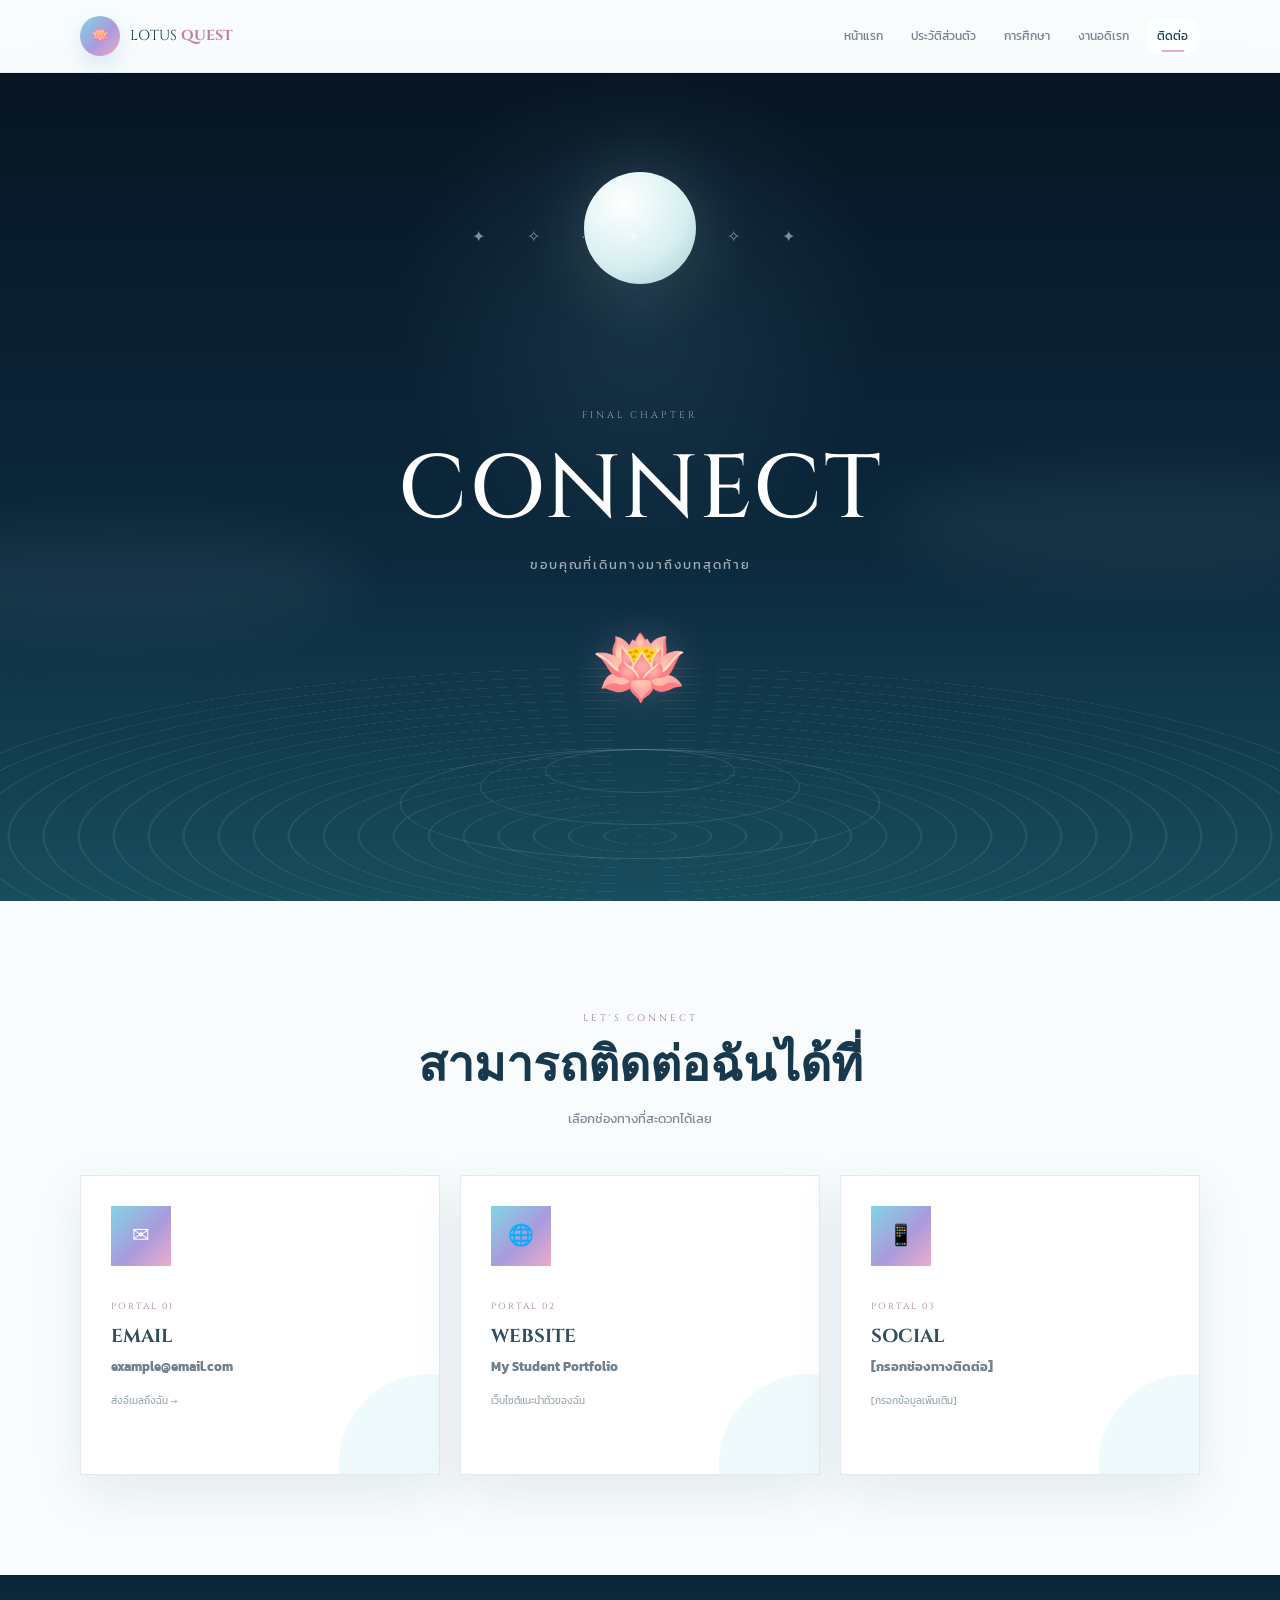
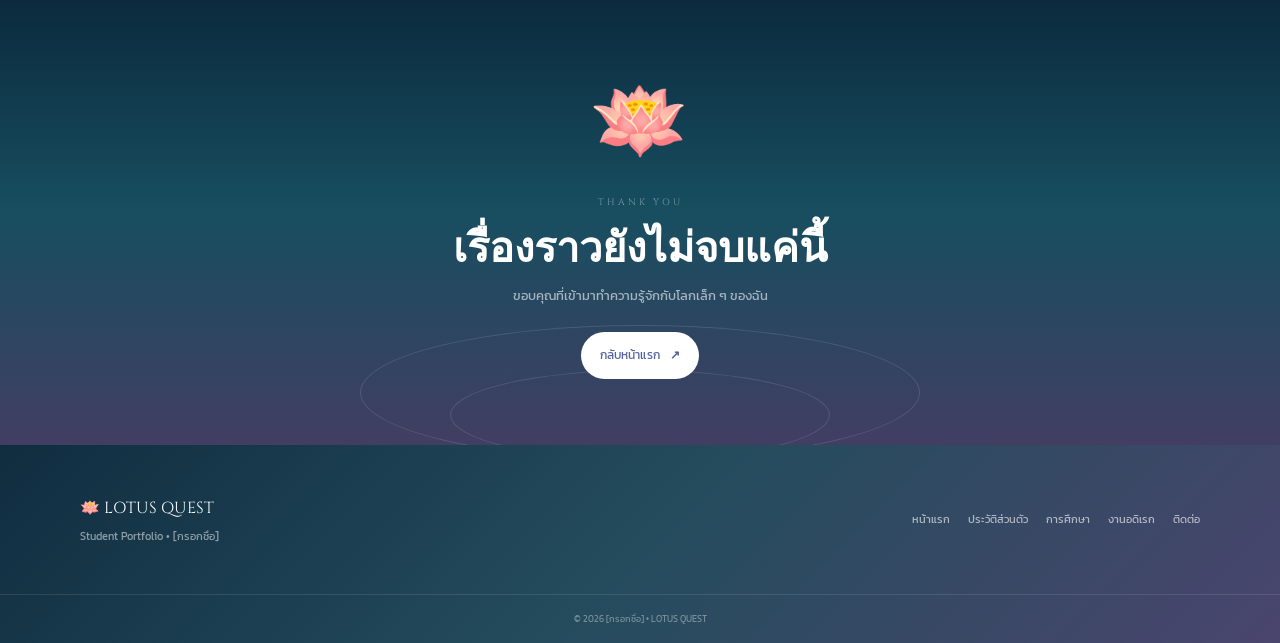
<file: contact.html>
<!DOCTYPE html>
<html lang="th">
<head>
  <meta charset="UTF-8">
  <meta name="viewport" content="width=device-width, initial-scale=1.0">
  <meta name="description" content="ช่องทางติดต่อของนักเรียน">
  <title>LOTUS QUEST | ติดต่อ</title>
  <link rel="stylesheet" href="style.css">
</head>

<body class="contact-page">

  <header class="site-header">

    <nav class="navbar container">

      <a href="index.html" class="brand">
        <span class="brand-mark">🪷</span>
        <span>LOTUS <b>QUEST</b></span>
      </a>

      <div class="nav-links">
        <a href="index.html">หน้าแรก</a>
        <a href="profile.html">ประวัติส่วนตัว</a>
        <a href="education.html">การศึกษา</a>
        <a href="hobby.html">งานอดิเรก</a>
        <a class="active" href="contact.html">ติดต่อ</a>
      </div>

    </nav>

  </header>


  <main>

    <section class="page-hero contact-hero">

      <div class="night-sky"></div>

      <div class="night-moon"></div>

      <div class="night-stars">
        ✦　✧　·　✦　·　✧　✦
      </div>

      <div class="night-mist nm1"></div>
      <div class="night-mist nm2"></div>

      <div class="night-water">
        <span></span>
        <span></span>
        <span></span>
      </div>

      <div class="night-lotus">
        🪷
      </div>

      <div class="page-title">

        <span>
          FINAL CHAPTER
        </span>

        <h1>
          CONNECT
        </h1>

        <p>
          ขอบคุณที่เดินทางมาถึงบทสุดท้าย
        </p>

      </div>

    </section>


    <section class="content-section">

      <div class="container">

        <div class="section-heading centered">

          <span>
            LET'S CONNECT
          </span>

          <h2>
            สามารถติดต่อฉันได้ที่
          </h2>

          <p>
            เลือกช่องทางที่สะดวกได้เลย
          </p>

        </div>


        <div class="contact-grid">

          <a
            href="mailto:example@email.com"
            class="contact-card"
          >

            <div class="contact-icon">
              ✉
            </div>

            <span>
              PORTAL 01
            </span>

            <h3>
              EMAIL
            </h3>

            <strong>
              example@email.com
            </strong>

            <small>
              ส่งอีเมลถึงฉัน →
            </small>

          </a>


          <article class="contact-card">

            <div class="contact-icon">
              🌐
            </div>

            <span>
              PORTAL 02
            </span>

            <h3>
              WEBSITE
            </h3>

            <strong>
              My Student Portfolio
            </strong>

            <small>
              เว็บไซต์แนะนำตัวของฉัน
            </small>

          </article>


          <article class="contact-card">

            <div class="contact-icon">
              📱
            </div>

            <span>
              PORTAL 03
            </span>

            <h3>
              SOCIAL
            </h3>

            <strong>
              [กรอกช่องทางติดต่อ]
            </strong>

            <small>
              [กรอกข้อมูลเพิ่มเติม]
            </small>

          </article>

        </div>

      </div>

    </section>


    <section class="contact-finale">

      <div class="final-ripple r1"></div>
      <div class="final-ripple r2"></div>

      <div class="final-lotus">
        🪷
      </div>

      <div class="final-copy">

        <span>
          THANK YOU
        </span>

        <h2>
          เรื่องราวยังไม่จบแค่นี้
        </h2>

        <p>
          ขอบคุณที่เข้ามาทำความรู้จักกับโลกเล็ก ๆ ของฉัน
        </p>

        <a href="index.html" class="btn btn-light">
          กลับหน้าแรก <b>↗</b>
        </a>

      </div>

    </section>

  </main>


  <footer class="site-footer">

    <div class="footer-top container">

      <div>
        <a href="index.html" class="footer-brand">
          🪷 LOTUS QUEST
        </a>

        <p>
          Student Portfolio • [กรอกชื่อ]
        </p>
      </div>

      <div class="footer-nav">
        <a href="index.html">หน้าแรก</a>
        <a href="profile.html">ประวัติส่วนตัว</a>
        <a href="education.html">การศึกษา</a>
        <a href="hobby.html">งานอดิเรก</a>
        <a href="contact.html">ติดต่อ</a>
      </div>

    </div>

    <div class="footer-bottom">
      © 2026 [กรอกชื่อ] • LOTUS QUEST
    </div>

  </footer>

</body>
</html>
</file>
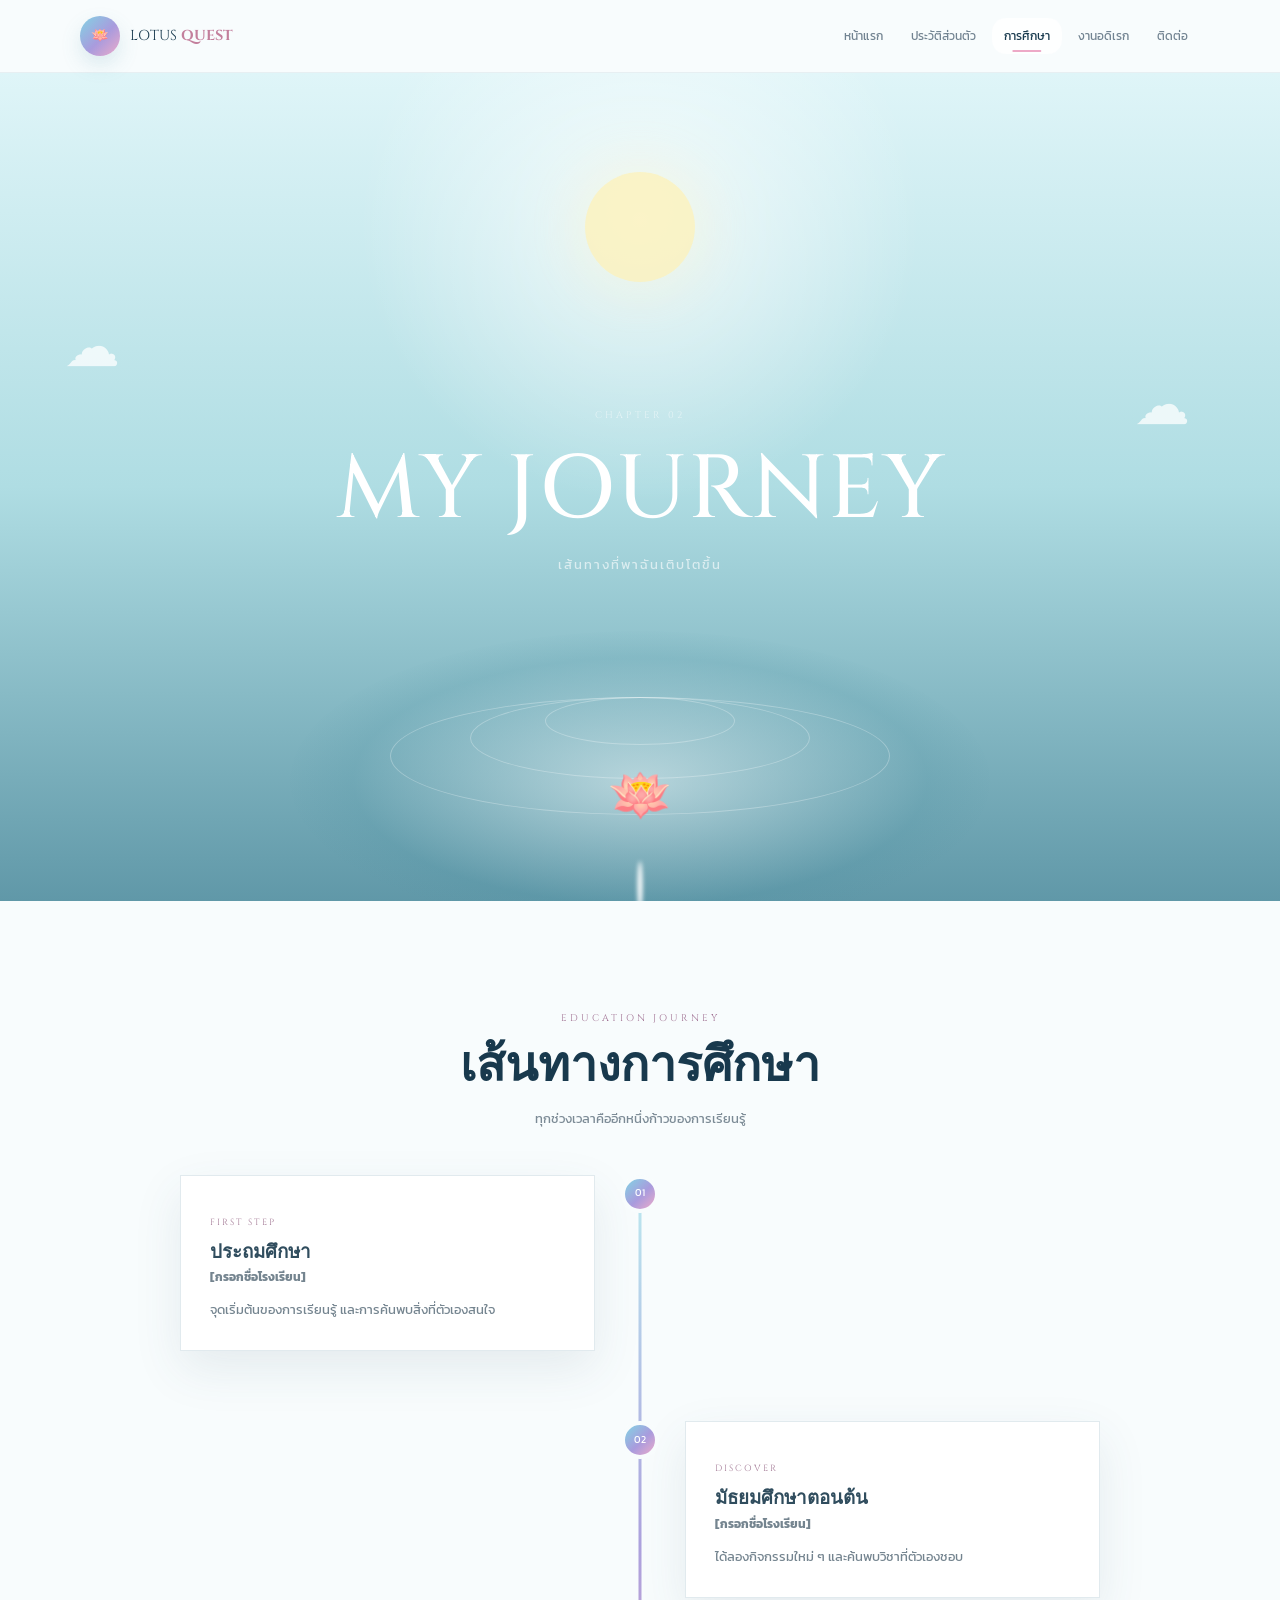
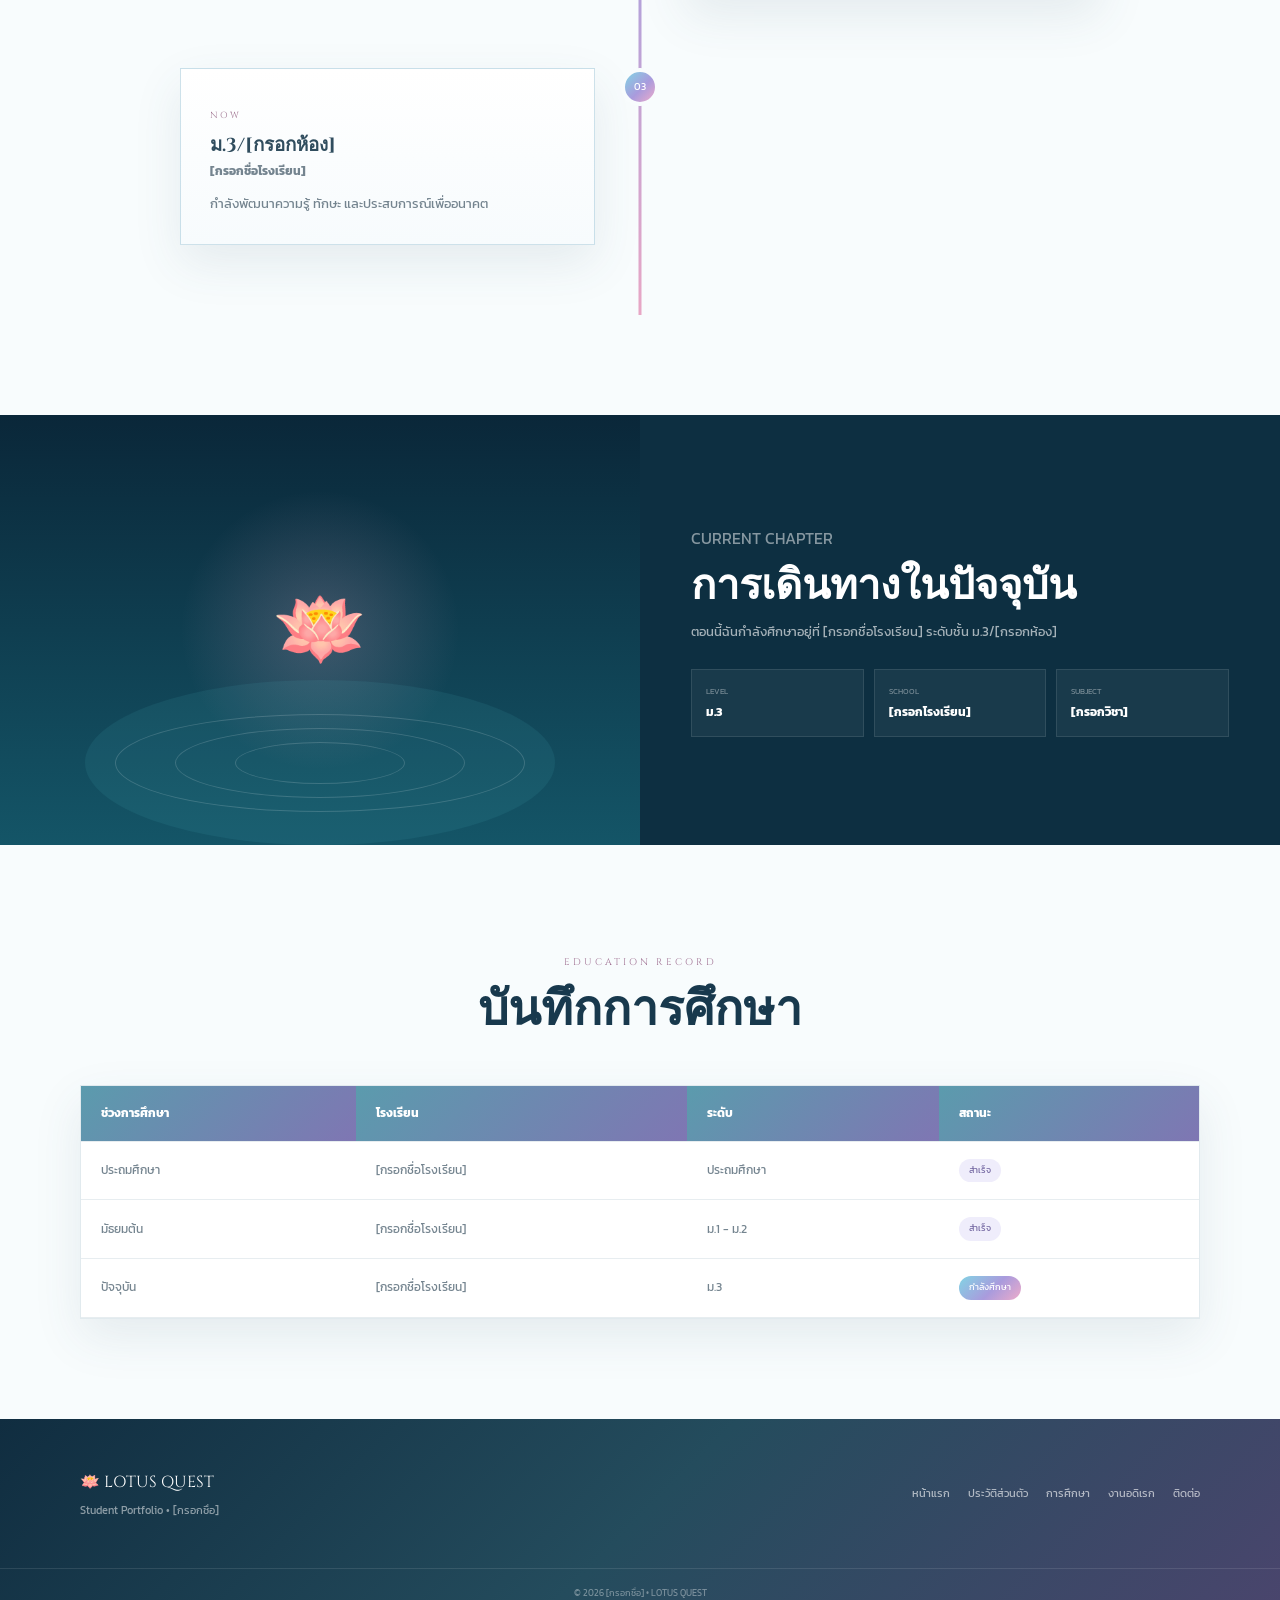
<file: education.html>
<!DOCTYPE html>
<html lang="th">
<head>
  <meta charset="UTF-8">
  <meta name="viewport" content="width=device-width, initial-scale=1.0">
  <meta name="description" content="ประวัติการศึกษาของนักเรียน">
  <title>LOTUS QUEST | การศึกษา</title>
  <link rel="stylesheet" href="style.css">
</head>

<body class="education-page">

  <header class="site-header">

    <nav class="navbar container">

      <a href="index.html" class="brand">
        <span class="brand-mark">🪷</span>
        <span>LOTUS <b>QUEST</b></span>
      </a>

      <div class="nav-links">
        <a href="index.html">หน้าแรก</a>
        <a href="profile.html">ประวัติส่วนตัว</a>
        <a class="active" href="education.html">การศึกษา</a>
        <a href="hobby.html">งานอดิเรก</a>
        <a href="contact.html">ติดต่อ</a>
      </div>

    </nav>

  </header>


  <main>

    <section class="page-hero education-hero">

      <div class="hero-sky-soft"></div>

      <div class="sun-orb"></div>

      <div class="cloud cloud-a">☁</div>
      <div class="cloud cloud-b">☁</div>

      <div class="river-scene">

        <span></span>
        <span></span>
        <span></span>

        <i></i>

        <b>🪷</b>

      </div>

      <div class="page-title">

        <span>
          CHAPTER 02
        </span>

        <h1>
          MY JOURNEY
        </h1>

        <p>
          เส้นทางที่พาฉันเติบโตขึ้น
        </p>

      </div>

    </section>


    <section class="content-section">

      <div class="container">

        <div class="section-heading centered">

          <span>
            EDUCATION JOURNEY
          </span>

          <h2>
            เส้นทางการศึกษา
          </h2>

          <p>
            ทุกช่วงเวลาคืออีกหนึ่งก้าวของการเรียนรู้
          </p>

        </div>


        <div class="timeline">

          <div class="timeline-line"></div>


          <article class="timeline-item">

            <div class="timeline-point">
              01
            </div>

            <div class="timeline-card">

              <span>
                FIRST STEP
              </span>

              <h3>
                ประถมศึกษา
              </h3>

              <strong>
                [กรอกชื่อโรงเรียน]
              </strong>

              <p>
                จุดเริ่มต้นของการเรียนรู้
                และการค้นพบสิ่งที่ตัวเองสนใจ
              </p>

            </div>

          </article>


          <article class="timeline-item right">

            <div class="timeline-point">
              02
            </div>

            <div class="timeline-card">

              <span>
                DISCOVER
              </span>

              <h3>
                มัธยมศึกษาตอนต้น
              </h3>

              <strong>
                [กรอกชื่อโรงเรียน]
              </strong>

              <p>
                ได้ลองกิจกรรมใหม่ ๆ
                และค้นพบวิชาที่ตัวเองชอบ
              </p>

            </div>

          </article>


          <article class="timeline-item">

            <div class="timeline-point">
              03
            </div>

            <div class="timeline-card current">

              <span>
                NOW
              </span>

              <h3>
                ม.3/[กรอกห้อง]
              </h3>

              <strong>
                [กรอกชื่อโรงเรียน]
              </strong>

              <p>
                กำลังพัฒนาความรู้
                ทักษะ และประสบการณ์เพื่ออนาคต
              </p>

            </div>

          </article>

        </div>

      </div>

    </section>


    <section class="study-feature">

      <div class="study-visual">

        <div class="study-halo"></div>

        <div class="study-lotus">
          🪷
        </div>

        <div class="study-ripples">

          <span></span>
          <span></span>
          <span></span>

        </div>

      </div>


      <div class="study-copy">

        <span class="section-label light">
          CURRENT CHAPTER
        </span>

        <h2>
          การเดินทางในปัจจุบัน
        </h2>

        <p>
          ตอนนี้ฉันกำลังศึกษาอยู่ที่
          [กรอกชื่อโรงเรียน]
          ระดับชั้น ม.3/[กรอกห้อง]
        </p>


        <div class="study-mini">

          <div>
            <span>LEVEL</span>
            <strong>ม.3</strong>
          </div>

          <div>
            <span>SCHOOL</span>
            <strong>[กรอกโรงเรียน]</strong>
          </div>

          <div>
            <span>SUBJECT</span>
            <strong>[กรอกวิชา]</strong>
          </div>

        </div>

      </div>

    </section>


    <section class="content-section">

      <div class="container">

        <div class="section-heading centered">

          <span>
            EDUCATION RECORD
          </span>

          <h2>
            บันทึกการศึกษา
          </h2>

        </div>


        <div class="table-wrap">

          <table>

            <thead>

              <tr>
                <th>ช่วงการศึกษา</th>
                <th>โรงเรียน</th>
                <th>ระดับ</th>
                <th>สถานะ</th>
              </tr>

            </thead>


            <tbody>

              <tr>
                <td>ประถมศึกษา</td>
                <td>[กรอกชื่อโรงเรียน]</td>
                <td>ประถมศึกษา</td>
                <td>
                  <em>สำเร็จ</em>
                </td>
              </tr>


              <tr>
                <td>มัธยมต้น</td>
                <td>[กรอกชื่อโรงเรียน]</td>
                <td>ม.1 - ม.2</td>
                <td>
                  <em>สำเร็จ</em>
                </td>
              </tr>


              <tr>
                <td>ปัจจุบัน</td>
                <td>[กรอกชื่อโรงเรียน]</td>
                <td>ม.3</td>
                <td>
                  <em class="current">
                    กำลังศึกษา
                  </em>
                </td>
              </tr>

            </tbody>

          </table>

        </div>

      </div>

    </section>

  </main>


  <footer class="site-footer">

    <div class="footer-top container">

      <div>
        <a href="index.html" class="footer-brand">
          🪷 LOTUS QUEST
        </a>

        <p>
          Student Portfolio • [กรอกชื่อ]
        </p>
      </div>

      <div class="footer-nav">
        <a href="index.html">หน้าแรก</a>
        <a href="profile.html">ประวัติส่วนตัว</a>
        <a href="education.html">การศึกษา</a>
        <a href="hobby.html">งานอดิเรก</a>
        <a href="contact.html">ติดต่อ</a>
      </div>

    </div>

    <div class="footer-bottom">
      © 2026 [กรอกชื่อ] • LOTUS QUEST
    </div>

  </footer>

</body>
</html>
</file>
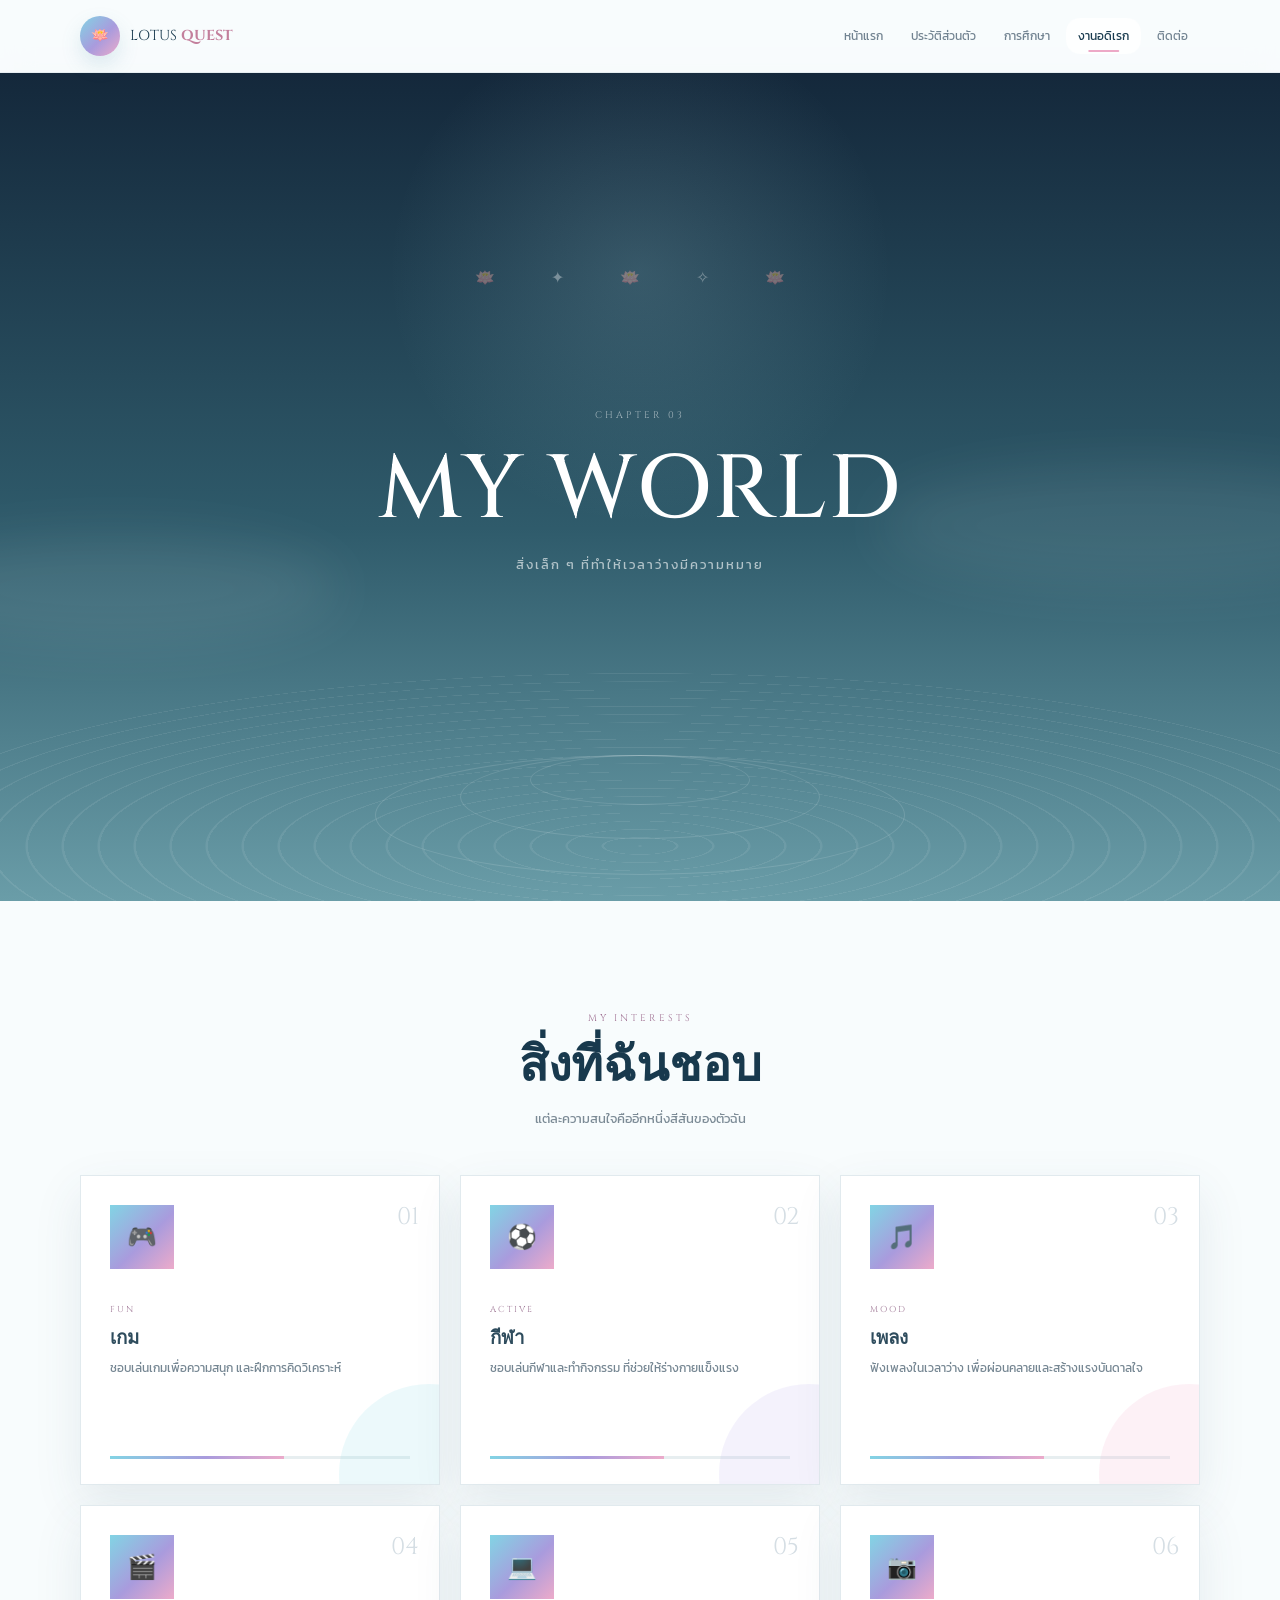
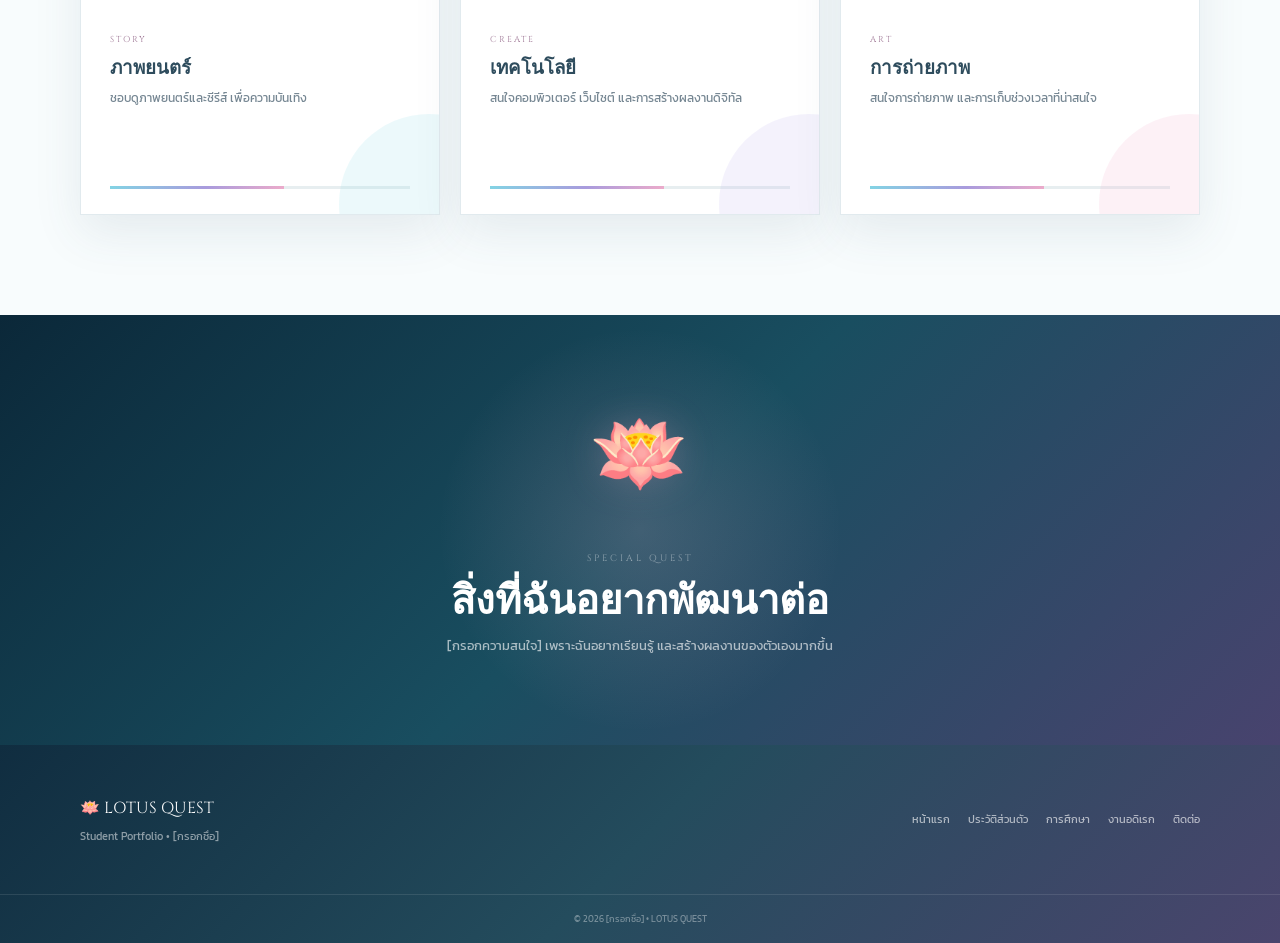
<file: hobby.html>
<!DOCTYPE html>
<html lang="th">
<head>
  <meta charset="UTF-8">
  <meta name="viewport" content="width=device-width, initial-scale=1.0">
  <meta name="description" content="งานอดิเรกและความสนใจของนักเรียน">
  <title>LOTUS QUEST | งานอดิเรก</title>
  <link rel="stylesheet" href="style.css">
</head>

<body class="hobby-page">

  <header class="site-header">

    <nav class="navbar container">

      <a href="index.html" class="brand">
        <span class="brand-mark">🪷</span>
        <span>LOTUS <b>QUEST</b></span>
      </a>

      <div class="nav-links">
        <a href="index.html">หน้าแรก</a>
        <a href="profile.html">ประวัติส่วนตัว</a>
        <a href="education.html">การศึกษา</a>
        <a class="active" href="hobby.html">งานอดิเรก</a>
        <a href="contact.html">ติดต่อ</a>
      </div>

    </nav>

  </header>


  <main>

    <section class="page-hero hobby-hero">

      <div class="hobby-sky"></div>

      <div class="hobby-mist hm1"></div>
      <div class="hobby-mist hm2"></div>

      <div class="floating-flowers">
        🪷　✦　🪷　✧　🪷
      </div>

      <div class="page-title">

        <span>
          CHAPTER 03
        </span>

        <h1>
          MY WORLD
        </h1>

        <p>
          สิ่งเล็ก ๆ ที่ทำให้เวลาว่างมีความหมาย
        </p>

      </div>


      <div class="hobby-water">

        <span></span>
        <span></span>
        <span></span>

      </div>

    </section>


    <section class="content-section">

      <div class="container">

        <div class="section-heading centered">

          <span>
            MY INTERESTS
          </span>

          <h2>
            สิ่งที่ฉันชอบ
          </h2>

          <p>
            แต่ละความสนใจคืออีกหนึ่งสีสันของตัวฉัน
          </p>

        </div>


        <div class="hobby-grid">

          <article class="hobby-card blue">

            <div class="hobby-icon">
              🎮
            </div>

            <span>
              01
            </span>

            <small>
              FUN
            </small>

            <h3>
              เกม
            </h3>

            <p>
              ชอบเล่นเกมเพื่อความสนุก
              และฝึกการคิดวิเคราะห์
            </p>

            <div class="hobby-line"></div>

          </article>


          <article class="hobby-card purple">

            <div class="hobby-icon">
              ⚽
            </div>

            <span>
              02
            </span>

            <small>
              ACTIVE
            </small>

            <h3>
              กีฬา
            </h3>

            <p>
              ชอบเล่นกีฬาและทำกิจกรรม
              ที่ช่วยให้ร่างกายแข็งแรง
            </p>

            <div class="hobby-line"></div>

          </article>


          <article class="hobby-card pink">

            <div class="hobby-icon">
              🎵
            </div>

            <span>
              03
            </span>

            <small>
              MOOD
            </small>

            <h3>
              เพลง
            </h3>

            <p>
              ฟังเพลงในเวลาว่าง
              เพื่อผ่อนคลายและสร้างแรงบันดาลใจ
            </p>

            <div class="hobby-line"></div>

          </article>


          <article class="hobby-card blue">

            <div class="hobby-icon">
              🎬
            </div>

            <span>
              04
            </span>

            <small>
              STORY
            </small>

            <h3>
              ภาพยนตร์
            </h3>

            <p>
              ชอบดูภาพยนตร์และซีรีส์
              เพื่อความบันเทิง
            </p>

            <div class="hobby-line"></div>

          </article>


          <article class="hobby-card purple">

            <div class="hobby-icon">
              💻
            </div>

            <span>
              05
            </span>

            <small>
              CREATE
            </small>

            <h3>
              เทคโนโลยี
            </h3>

            <p>
              สนใจคอมพิวเตอร์ เว็บไซต์
              และการสร้างผลงานดิจิทัล
            </p>

            <div class="hobby-line"></div>

          </article>


          <article class="hobby-card pink">

            <div class="hobby-icon">
              📷
            </div>

            <span>
              06
            </span>

            <small>
              ART
            </small>

            <h3>
              การถ่ายภาพ
            </h3>

            <p>
              สนใจการถ่ายภาพ
              และการเก็บช่วงเวลาที่น่าสนใจ
            </p>

            <div class="hobby-line"></div>

          </article>

        </div>

      </div>

    </section>


    <section class="passion-section">

      <div class="passion-circle"></div>

      <div class="passion-lotus">
        🪷
      </div>

      <div class="passion-copy">

        <span>
          SPECIAL QUEST
        </span>

        <h2>
          สิ่งที่ฉันอยากพัฒนาต่อ
        </h2>

        <p>
          [กรอกความสนใจ]
          เพราะฉันอยากเรียนรู้
          และสร้างผลงานของตัวเองมากขึ้น
        </p>

      </div>

    </section>

  </main>


  <footer class="site-footer">

    <div class="footer-top container">

      <div>
        <a href="index.html" class="footer-brand">
          🪷 LOTUS QUEST
        </a>

        <p>
          Student Portfolio • [กรอกชื่อ]
        </p>
      </div>

      <div class="footer-nav">
        <a href="index.html">หน้าแรก</a>
        <a href="profile.html">ประวัติส่วนตัว</a>
        <a href="education.html">การศึกษา</a>
        <a href="hobby.html">งานอดิเรก</a>
        <a href="contact.html">ติดต่อ</a>
      </div>

    </div>

    <div class="footer-bottom">
      © 2026 [กรอกชื่อ] • LOTUS QUEST
    </div>

  </footer>

</body>
</html>
</file>
<file: style.css>
@import url('https://fonts.googleapis.com/css2?family=Cinzel:wght@500;600&family=Kanit:wght@300;400;500;600&display=swap');

:root{
  --blue:#4b9bb6;
  --blue-dark:#183a4e;
  --sky:#dff5fb;
  --purple:#a99add;
  --pink:#eda9c7;
  --green:#8fbfa5;
  --text:#405365;
  --muted:#788995;
  --white:#fff;
  --line:#e1eaee;
  --bg:#f7fbfd;
  --gradient:linear-gradient(135deg,#82d4e4,#a99bdd 55%,#edabca);
  --shadow:0 18px 45px rgba(55,88,105,.10);
  --shadow-lg:0 30px 75px rgba(31,54,76,.16);
}

*{
  box-sizing:border-box;
  margin:0;
  padding:0;
}

html{
  scroll-behavior:smooth;
}

body{
  font-family:"Kanit",sans-serif;
  color:var(--text);
  background:var(--bg);
  line-height:1.75;
  overflow-x:hidden;
}

a{
  text-decoration:none;
  color:inherit;
}

img{
  display:block;
  max-width:100%;
}

h1,
h2,
h3{
  line-height:1.25;
}

.container{
  width:min(1120px,92%);
  margin:auto;
}


/* NAVIGATION */

.site-header{
  position:sticky;
  top:0;
  z-index:1000;
  background:rgba(248,252,253,.85);
  backdrop-filter:blur(16px);
  border-bottom:1px solid rgba(83,128,145,.10);
}

.navbar{
  min-height:72px;
  display:flex;
  align-items:center;
  justify-content:space-between;
  gap:20px;
}

.brand{
  display:flex;
  align-items:center;
  gap:10px;
  font-family:Cinzel,serif;
  font-size:.9rem;
  color:var(--blue-dark);
  white-space:nowrap;
}

.brand b{
  color:#c37f9c;
}

.brand-mark{
  width:40px;
  height:40px;
  display:grid;
  place-items:center;
  border-radius:50%;
  color:#fff;
  background:var(--gradient);
  box-shadow:0 9px 20px rgba(84,151,173,.18);
  animation:float 4s ease-in-out infinite;
}

.nav-links{
  display:flex;
  align-items:center;
  gap:4px;
  flex-wrap:wrap;
}

.nav-links a{
  position:relative;
  padding:8px 12px;
  font-size:.72rem;
  color:#718391;
  border-radius:14px;
  transition:.3s;
}

.nav-links a:hover,
.nav-links a.active{
  color:var(--blue-dark);
  background:rgba(255,255,255,.7);
}

.nav-links a.active:after{
  content:"";
  position:absolute;
  left:50%;
  bottom:2px;
  width:42%;
  height:2px;
  transform:translateX(-50%);
  background:var(--pink);
  border-radius:999px;
}


/* INTRO */

.intro-screen{
  position:fixed;
  inset:0;
  z-index:9999;
  overflow:hidden;
  display:grid;
  place-items:center;
  background:#061522;
  color:#fff;
  animation:intro-out 1.1s ease 4.8s forwards;
  pointer-events:none;
}

.intro-sky{
  position:absolute;
  inset:0;
  background:
    radial-gradient(circle at 50% 28%,rgba(152,225,235,.20),transparent 30%),
    linear-gradient(180deg,#061522,#0c3044 58%,#164d60);
}

.intro-moon{
  position:absolute;
  top:12%;
  left:50%;
  width:120px;
  height:120px;
  transform:translateX(-50%);
  border-radius:50%;
  background:radial-gradient(circle at 35% 28%,#fff,#def5f5 55%,#b0d3d7);
  box-shadow:0 0 80px rgba(213,243,245,.22);
  animation:moon 4s ease-in-out infinite;
}

.intro-stars{
  position:absolute;
  inset:0;
  color:rgba(255,255,255,.65);
}

.intro-stars i{
  position:absolute;
  font-style:normal;
  animation:twinkle 2.6s ease-in-out infinite;
}

.intro-stars i:nth-child(1){left:14%;top:19%}
.intro-stars i:nth-child(2){left:30%;top:29%;animation-delay:.5s}
.intro-stars i:nth-child(3){right:17%;top:21%;animation-delay:1s}
.intro-stars i:nth-child(4){right:28%;top:34%;animation-delay:.2s}
.intro-stars i:nth-child(5){left:42%;top:17%;animation-delay:1.4s}
.intro-stars i:nth-child(6){left:58%;top:30%;animation-delay:.8s}

.intro-mist{
  position:absolute;
  border-radius:50%;
  filter:blur(28px);
  background:rgba(235,250,252,.08);
  animation:drift 10s ease-in-out infinite;
}

.intro-mist-a{
  width:520px;
  height:110px;
  left:-100px;
  bottom:32%;
}

.intro-mist-b{
  width:520px;
  height:120px;
  right:-110px;
  bottom:38%;
  animation-direction:reverse;
}

.intro-water{
  position:absolute;
  left:-10%;
  bottom:-120px;
  width:120%;
  height:48%;
  border-radius:50% 50% 0 0;
  background:
    repeating-radial-gradient(
      ellipse at center,
      rgba(255,255,255,.09) 0 2px,
      transparent 3px 35px
    ),
    linear-gradient(180deg,#13516b,#0b324b);
  animation:water 7s ease-in-out infinite;
}

.ripple{
  position:absolute;
  left:50%;
  top:20%;
  transform:translateX(-50%);
  border:1px solid rgba(255,255,255,.16);
  border-radius:50%;
  animation:ripple 4.5s ease-in-out infinite;
}

.r1{width:170px;height:45px}
.r2{width:290px;height:72px;animation-delay:1s}
.r3{width:430px;height:105px;animation-delay:2s}

.intro-lotus{
  position:absolute;
  left:50%;
  bottom:18%;
  width:185px;
  height:150px;
  transform:translateX(-50%);
  animation:float 4s ease-in-out infinite;
}

.intro-lotus .lp,
.large-lotus .lp{
  position:absolute;
  left:50%;
  top:50%;
  width:52px;
  height:88px;
  transform:translate(-50%,-86%);
  transform-origin:50% 90%;
  border-radius:70% 70% 45% 45%;
  background:linear-gradient(180deg,#fff8fc,#f0aec9);
}

.intro-lotus .lp:nth-child(1),
.large-lotus .lp:nth-child(1){
  transform:translate(-50%,-86%) rotate(0);
}

.intro-lotus .lp:nth-child(2),
.large-lotus .lp:nth-child(2){
  transform:translate(-50%,-86%) rotate(60deg);
}

.intro-lotus .lp:nth-child(3),
.large-lotus .lp:nth-child(3){
  transform:translate(-50%,-86%) rotate(120deg);
}

.intro-lotus .lp:nth-child(4),
.large-lotus .lp:nth-child(4){
  transform:translate(-50%,-86%) rotate(180deg);
}

.intro-lotus .lp:nth-child(5),
.large-lotus .lp:nth-child(5){
  transform:translate(-50%,-86%) rotate(240deg);
}

.intro-lotus .lp:nth-child(6),
.large-lotus .lp:nth-child(6){
  transform:translate(-50%,-86%) rotate(300deg);
}

.intro-lotus b,
.large-lotus b{
  position:absolute;
  left:50%;
  top:50%;
  width:34px;
  height:34px;
  transform:translate(-50%,-50%);
  border-radius:50%;
  background:radial-gradient(circle,#fff1a3,#f1c761);
  box-shadow:0 0 24px rgba(255,221,125,.45);
}

.intro-petals{
  position:absolute;
  inset:0;
}

.intro-petals i{
  position:absolute;
  color:rgba(255,255,255,.45);
  font-style:normal;
  animation:petal 6s ease-in-out infinite;
}

.intro-petals i:nth-child(1){left:18%;bottom:30%}
.intro-petals i:nth-child(2){right:19%;bottom:32%;animation-delay:1s}
.intro-petals i:nth-child(3){left:35%;bottom:20%;animation-delay:2s}
.intro-petals i:nth-child(4){right:35%;bottom:22%;animation-delay:.6s}

.intro-content{
  position:relative;
  z-index:5;
  text-align:center;
  animation:rise 1.2s ease .3s both;
}

.intro-kicker{
  display:block;
  font-family:Cinzel,serif;
  letter-spacing:4px;
  font-size:.7rem;
  color:rgba(255,255,255,.65);
}

.intro-content h1{
  font-family:Cinzel,serif;
  font-size:clamp(3.2rem,8vw,6.6rem);
  font-weight:500;
  letter-spacing:3px;
  margin:8px 0;
}

.intro-content h1 span{
  display:block;
  color:var(--pink);
}

.intro-content p{
  color:rgba(255,255,255,.7);
  letter-spacing:4px;
  font-size:.82rem;
}

.intro-line{
  width:80px;
  height:1px;
  background:linear-gradient(90deg,transparent,#fff,transparent);
  margin:18px auto;
}

.intro-content small{
  font-size:.62rem;
  letter-spacing:2px;
  color:rgba(255,255,255,.45);
}

.intro-enter{
  position:absolute;
  z-index:6;
  bottom:14%;
  left:50%;
  transform:translateX(-50%);
  display:inline-flex;
  align-items:center;
  gap:18px;
  padding:14px 24px;
  border:1px solid rgba(255,255,255,.35);
  color:#fff;
  background:rgba(255,255,255,.07);
  backdrop-filter:blur(8px);
  font-family:Cinzel,serif;
  font-size:.65rem;
  letter-spacing:2px;
  animation:rise 1s ease 1.8s both;
}

.intro-enter b{
  color:var(--pink);
  font-size:1rem;
  transition:.3s;
}

.intro-enter:hover b{
  transform:translateX(5px);
}


/* HOME */

.home-hero{
  position:relative;
  min-height:calc(100vh - 72px);
  display:flex;
  align-items:center;
  overflow:hidden;
  background:linear-gradient(180deg,#effbfe,#eef7fa);
}

.home-hero-bg{
  position:absolute;
  inset:0;
  background:
    radial-gradient(circle at 75% 45%,rgba(155,221,231,.22),transparent 28%),
    radial-gradient(circle at 10% 15%,rgba(183,170,231,.14),transparent 24%);
}

.floating-orb{
  position:absolute;
  border-radius:50%;
  filter:blur(12px);
  animation:glow 6s ease-in-out infinite;
}

.orb-a{
  width:280px;
  height:280px;
  right:-70px;
  top:15%;
  background:rgba(116,201,221,.15);
}

.orb-b{
  width:250px;
  height:250px;
  left:-80px;
  bottom:6%;
  background:rgba(181,160,230,.12);
  animation-delay:1s;
}

.home-grid{
  position:relative;
  z-index:2;
  display:grid;
  grid-template-columns:1fr 1fr;
  align-items:center;
  gap:60px;
}

.home-copy h2{
  font-size:clamp(2.7rem,5vw,4.8rem);
  color:#19384a;
  margin:18px 0;
}

.home-copy h2 span{
  color:#cf7e9f;
}

.home-lead{
  font-size:1rem;
  color:#435666;
  margin-bottom:8px;
}

.home-text{
  max-width:600px;
  color:#758692;
}

.eyebrow{
  display:inline-block;
  padding:6px 12px;
  border-radius:999px;
  background:#fff;
  color:#7e719f;
  font-size:.65rem;
  letter-spacing:2px;
  box-shadow:var(--shadow);
}

.button-row{
  display:flex;
  flex-wrap:wrap;
  gap:10px;
  margin-top:24px;
}

.btn{
  display:inline-flex;
  align-items:center;
  justify-content:center;
  gap:10px;
  padding:13px 19px;
  border-radius:999px;
  font-size:.76rem;
  transition:.3s;
}

.btn-primary{
  color:#fff;
  background:var(--gradient);
  box-shadow:0 14px 28px rgba(95,142,167,.18);
}

.btn-primary:hover{
  transform:translateY(-4px);
  box-shadow:0 20px 38px rgba(95,142,167,.25);
}

.btn-ghost{
  background:#fff;
  border:1px solid var(--line);
  color:#627484;
}

.btn-ghost:hover{
  transform:translateY(-4px);
  background:#f3fbfd;
}

.btn-light{
  color:#5662a0;
  background:#fff;
}

.mini-stats{
  display:flex;
  gap:28px;
  margin-top:32px;
}

.mini-stats div{
  display:flex;
  flex-direction:column;
}

.mini-stats strong{
  font-family:Cinzel,serif;
  color:#527f93;
}

.mini-stats span{
  font-size:.55rem;
  letter-spacing:1px;
  color:#98a5ae;
}

.home-scene{
  position:relative;
  min-height:560px;
  display:grid;
  place-items:center;
}

.scene-halo{
  position:absolute;
  width:470px;
  height:470px;
  border-radius:50%;
  background:
    radial-gradient(
      circle,
      rgba(246,180,211,.25),
      rgba(173,210,229,.14),
      transparent 70%
    );
  animation:glow 5s ease-in-out infinite;
}

.large-lotus{
  position:relative;
  z-index:5;
  width:220px;
  height:180px;
  animation:float 5s ease-in-out infinite;
}

.large-lotus .lp{
  width:61px;
  height:103px;
}

.large-lotus b{
  width:41px;
  height:41px;
}

.scene-water{
  position:absolute;
  left:50%;
  bottom:5%;
  width:560px;
  height:170px;
  transform:translateX(-50%);
  border-radius:50%;
  background:radial-gradient(ellipse,rgba(86,182,203,.18),transparent 68%);
}

.scene-water span{
  position:absolute;
  left:50%;
  top:50%;
  transform:translate(-50%,-50%);
  border:1px solid rgba(255,255,255,.22);
  border-radius:50%;
  animation:ripple 5s ease-in-out infinite;
}

.scene-water span:nth-child(1){width:170px;height:44px}
.scene-water span:nth-child(2){width:290px;height:72px;animation-delay:1s}
.scene-water span:nth-child(3){width:430px;height:104px;animation-delay:2s}

.leaf{
  position:absolute;
  z-index:5;
  width:82px;
  height:50px;
  background:linear-gradient(135deg,#b5dbbf,#83b79a);
  border-radius:80% 20% 80% 20%;
}

.leaf-left{
  left:4%;
  bottom:15%;
  transform:rotate(-15deg);
}

.leaf-right{
  right:5%;
  bottom:18%;
  transform:rotate(20deg);
}

.scene-particle{
  position:absolute;
  color:rgba(95,142,161,.45);
  animation:floatSmall 4s ease-in-out infinite;
}

.p1{left:15%;top:22%}
.p2{right:17%;top:30%;animation-delay:.8s}
.p3{left:24%;top:43%;animation-delay:1.4s}

.scene-badge{
  position:absolute;
  z-index:8;
  right:2%;
  bottom:10%;
  display:flex;
  align-items:center;
  gap:10px;
  padding:10px 14px;
  border:1px solid rgba(255,255,255,.8);
  background:rgba(255,255,255,.78);
  backdrop-filter:blur(10px);
  box-shadow:var(--shadow);
  animation:floatSmall 4s ease-in-out infinite;
}

.scene-badge>span{
  display:grid;
  place-items:center;
  width:34px;
  height:34px;
  background:var(--pink-soft);
}

.scene-badge strong,
.scene-badge small{
  display:block;
}

.scene-badge strong{
  font-family:Cinzel,serif;
  font-size:.58rem;
  color:#335164;
}

.scene-badge small{
  font-size:.54rem;
  color:#8795a0;
}


/* SECTIONS */

.chapter-section{
  padding:105px 0;
}

.section-heading{
  margin-bottom:44px;
}

.section-heading.centered{
  text-align:center;
}

.section-heading span{
  font-family:Cinzel,serif;
  color:#a27495;
  font-size:.6rem;
  letter-spacing:3px;
}

.section-heading h2{
  font-family:Cinzel,serif;
  color:#18394d;
  font-size:clamp(2rem,4vw,3rem);
  margin:8px 0 10px;
}

.section-heading p{
  color:#7b8a95;
  font-size:.84rem;
}

.chapter-grid{
  display:grid;
  grid-template-columns:repeat(3,1fr);
  gap:20px;
}

.chapter-card{
  position:relative;
  min-height:280px;
  padding:30px;
  background:#fbfdfe;
  border:1px solid var(--line);
  overflow:hidden;
  transition:.35s;
  box-shadow:var(--shadow);
}

.chapter-card:hover{
  transform:translateY(-9px);
  box-shadow:var(--shadow-lg);
}

.chapter-card:after{
  content:"";
  position:absolute;
  right:-70px;
  bottom:-70px;
  width:170px;
  height:170px;
  border-radius:50%;
  transition:.5s;
}

.chapter-card:hover:after{
  transform:scale(1.4);
}

.chapter-card.blue:after{
  background:rgba(128,210,230,.15);
}

.chapter-card.purple:after{
  background:rgba(180,164,229,.15);
}

.chapter-card.pink:after{
  background:rgba(239,167,199,.15);
}

.chapter-icon{
  width:56px;
  height:56px;
  display:grid;
  place-items:center;
  color:#fff;
  background:var(--gradient);
  margin-bottom:25px;
}

.chapter-card span{
  font-family:Cinzel,serif;
  font-size:.58rem;
  letter-spacing:2px;
  color:#a37a96;
}

.chapter-card h3{
  font-family:Cinzel,serif;
  color:#2e4b5c;
  margin:9px 0;
}

.chapter-card p{
  color:#758793;
  font-size:.78rem;
}

.chapter-card b{
  position:absolute;
  left:30px;
  bottom:25px;
  color:#5b8193;
  font-size:.68rem;
  z-index:2;
}


/* INNER HERO */

.page-hero{
  position:relative;
  min-height:calc(100vh - 72px);
  display:grid;
  place-items:center;
  overflow:hidden;
  color:#fff;
}

.page-title{
  position:relative;
  z-index:10;
  text-align:center;
  animation:rise 1s ease both;
}

.page-title>span{
  font-family:Cinzel,serif;
  font-size:.6rem;
  letter-spacing:3px;
  color:rgba(255,255,255,.55);
}

.page-title h1{
  font-family:Cinzel,serif;
  font-size:clamp(3rem,7vw,6rem);
  font-weight:500;
  letter-spacing:2px;
  margin:8px 0;
}

.page-title p{
  font-size:.8rem;
  color:rgba(255,255,255,.62);
  letter-spacing:2px;
}


/* PROFILE */

.profile-hero{
  background:
    linear-gradient(
      180deg,
      #091c2d,
      #17465a 60%,
      #256579
    );
}

.hero-scene-layer{
  position:absolute;
  inset:0;
  background:
    radial-gradient(
      circle at 50% 30%,
      rgba(143,218,230,.18),
      transparent 32%
    );
}

.hero-moon{
  position:absolute;
  top:12%;
  left:50%;
  width:115px;
  height:115px;
  transform:translateX(-50%);
  border-radius:50%;
  background:
    radial-gradient(
      circle at 35% 28%,
      #fff,
      #dff3f5 56%,
      #b8d7da
    );
  box-shadow:0 0 65px rgba(224,247,248,.20);
  animation:moon 5s ease-in-out infinite;
}

.mist{
  position:absolute;
  border-radius:50%;
  filter:blur(25px);
  background:rgba(242,251,252,.08);
  animation:drift 10s ease-in-out infinite;
}

.m1{
  width:520px;
  height:120px;
  left:-120px;
  bottom:31%;
}

.m2{
  width:540px;
  height:130px;
  right:-140px;
  bottom:38%;
  animation-direction:reverse;
}

.hero-stars{
  position:absolute;
  top:20%;
  left:0;
  right:0;
  text-align:center;
  letter-spacing:14px;
  color:rgba(255,255,255,.45);
  animation:twinkle 3s ease-in-out infinite;
}

.hero-water{
  position:absolute;
  left:-10%;
  bottom:-100px;
  width:120%;
  height:43%;
  border-radius:50%;
  background:
    repeating-radial-gradient(
      ellipse at center,
      rgba(255,255,255,.08) 0 2px,
      transparent 3px 35px
    );
}

.hero-water span{
  position:absolute;
  left:50%;
  top:25%;
  transform:translateX(-50%);
  border:1px solid rgba(255,255,255,.13);
  border-radius:50%;
  animation:ripple 5s ease-in-out infinite;
}

.hero-water span:nth-child(1){width:180px;height:44px}
.hero-water span:nth-child(2){width:300px;height:72px;animation-delay:1s}
.hero-water span:nth-child(3){width:450px;height:105px;animation-delay:2s}


/* COMMON CONTENT */

.content-section{
  padding:100px 0;
  background:#f8fcfd;
}

.profile-layout{
  display:grid;
  grid-template-columns:420px 1fr;
  align-items:center;
  gap:70px;
}

.profile-visual{
  position:relative;
  min-height:430px;
  display:grid;
  place-items:center;
}

.portrait-glow{
  position:absolute;
  width:360px;
  height:360px;
  border-radius:50%;
  background:
    radial-gradient(
      circle,
      rgba(150,221,231,.25),
      rgba(220,182,226,.12),
      transparent 70%
    );
  animation:glow 5s ease-in-out infinite;
}

.portrait-ring{
  position:absolute;
  left:50%;
  top:50%;
  transform:translate(-50%,-50%);
  border:1px dashed rgba(118,149,193,.24);
  border-radius:50%;
}

.ring-a{
  width:360px;
  height:260px;
  animation:spin 15s linear infinite;
}

.ring-b{
  width:420px;
  height:310px;
  border-color:rgba(239,166,199,.18);
  animation:spinReverse 18s linear infinite;
}

.portrait{
  position:relative;
  z-index:5;
  width:270px;
  height:340px;
  padding:8px;
  border-radius:38% 38% 30% 30%;
  background:linear-gradient(145deg,#fff,#dcf5f8,#f0e5f2);
  box-shadow:var(--shadow-lg);
  transform:rotate(-2deg);
  transition:.4s;
}

.portrait:hover{
  transform:rotate(0) translateY(-8px) scale(1.02);
}

.portrait img{
  width:100%;
  height:100%;
  object-fit:cover;
  border-radius:34% 34% 27% 27%;
}

.portrait-tag{
  position:absolute;
  z-index:7;
  bottom:25px;
  left:50%;
  transform:translateX(-50%);
  padding:8px 13px;
  border-radius:999px;
  background:rgba(255,255,255,.88);
  font-size:.63rem;
  color:#5c6e7c;
  box-shadow:var(--shadow);
}

.profile-copy h2{
  font-family:Cinzel,serif;
  color:#18384b;
  font-size:clamp(2.2rem,4vw,3.5rem);
  margin:8px 0;
}

.profile-nickname{
  color:#b2789b;
  font-size:1rem;
}

.profile-copy>p{
  color:#72848f;
  margin:14px 0 24px;
}

.info-grid{
  display:grid;
  grid-template-columns:repeat(2,1fr);
  gap:12px;
}

.info-box{
  padding:16px;
  border:1px solid var(--line);
  background:#fff;
  box-shadow:var(--shadow);
  transition:.3s;
}

.info-box:hover{
  transform:translateY(-5px);
  box-shadow:var(--shadow-lg);
}

.info-box span,
.info-box strong{
  display:block;
}

.info-box span{
  font-family:Cinzel,serif;
  color:#a27a96;
  font-size:.56rem;
  letter-spacing:1px;
}

.info-box strong{
  font-size:.82rem;
  color:#3c5666;
  margin-top:4px;
}


/* STORY */

.story-section{
  position:relative;
  padding:100px 0;
  background:
    linear-gradient(
      135deg,
      #eef9fb,
      #f6f1fb,
      #fff2f7
    );
  overflow:hidden;
}

.story-section:after{
  content:"🪷";
  position:absolute;
  right:4%;
  top:15%;
  font-size:130px;
  opacity:.05;
  animation:float 5s ease-in-out infinite;
}

.story-grid{
  display:grid;
  grid-template-columns:.6fr 1.4fr;
  gap:70px;
}

.story-grid h2{
  font-family:Cinzel,serif;
  color:#17384d;
  font-size:3rem;
  margin-top:8px;
}

.story-copy{
  color:#6e7f8b;
}

.story-copy p{
  margin-bottom:15px;
}

.story-copy strong{
  color:#7269c4;
}

.quote{
  margin-top:28px;
  padding:22px 25px;
  border-left:4px solid var(--pink);
  background:rgba(255,255,255,.6);
  font-family:Cinzel,serif;
  color:#3e5361;
}

.quote span{
  font-family:Kanit,sans-serif;
  margin-left:10px;
}


/* VALUES */

.value-grid{
  display:grid;
  grid-template-columns:repeat(3,1fr);
  gap:20px;
}

.value-grid article{
  padding:30px;
  min-height:230px;
  background:#fff;
  border:1px solid var(--line);
  box-shadow:var(--shadow);
  transition:.35s;
}

.value-grid article:hover{
  transform:translateY(-9px);
  box-shadow:var(--shadow-lg);
}

.value-grid article>div{
  width:56px;
  height:56px;
  display:grid;
  place-items:center;
  color:#fff;
  background:var(--gradient);
  font-size:1.25rem;
  margin-bottom:20px;
}

.value-grid article>span{
  font-family:Cinzel,serif;
  color:#c7d0d8;
  font-size:1.7rem;
}

.value-grid h3{
  font-family:Cinzel,serif;
  color:#304d5e;
  margin:5px 0;
}

.value-grid p{
  font-size:.78rem;
  color:#758792;
}


/* EDUCATION */

.education-hero{
  background:
    linear-gradient(
      180deg,
      #dff5f8,
      #afdde3 50%,
      #6098a8
    );
}

.hero-sky-soft{
  position:absolute;
  inset:0;
  background:
    radial-gradient(
      circle at 50% 18%,
      rgba(255,255,255,.7),
      transparent 30%
    );
}

.sun-orb{
  position:absolute;
  top:12%;
  left:50%;
  width:110px;
  height:110px;
  transform:translateX(-50%);
  border-radius:50%;
  background:rgba(255,241,180,.72);
  box-shadow:0 0 75px rgba(255,239,181,.40);
  animation:moon 5s ease-in-out infinite;
}

.cloud{
  position:absolute;
  color:rgba(255,255,255,.75);
  font-size:56px;
  animation:cloud 9s ease-in-out infinite;
}

.cloud-a{left:5%;top:27%}
.cloud-b{right:7%;top:34%;animation-delay:1s}

.river-scene{
  position:absolute;
  left:50%;
  bottom:-30px;
  width:700px;
  height:300px;
  transform:translateX(-50%);
  border-radius:50%;
  background:
    radial-gradient(
      ellipse,
      rgba(245,253,253,.5),
      rgba(78,147,164,.16) 58%,
      transparent 72%
    );
}

.river-scene span{
  position:absolute;
  left:50%;
  top:22%;
  transform:translateX(-50%);
  border:1px solid rgba(255,255,255,.28);
  border-radius:50%;
  animation:ripple 5s ease-in-out infinite;
}

.river-scene span:nth-child(1){width:190px;height:48px}
.river-scene span:nth-child(2){width:340px;height:82px;animation-delay:1s}
.river-scene span:nth-child(3){width:500px;height:118px;animation-delay:2s}

.river-scene i{
  position:absolute;
  left:50%;
  bottom:20px;
  width:5px;
  height:50px;
  transform:translateX(-50%);
  border-radius:50%;
  background:#fff;
  filter:blur(2px);
  animation:riverLight 3.5s linear infinite;
}

.river-scene b{
  position:absolute;
  left:50%;
  bottom:90px;
  transform:translateX(-50%);
  font-size:52px;
  animation:float 4s ease-in-out infinite;
}

.timeline{
  position:relative;
  max-width:920px;
  margin:auto;
}

.timeline-line{
  position:absolute;
  left:50%;
  top:0;
  bottom:0;
  width:3px;
  transform:translateX(-50%);
  background:
    linear-gradient(
      180deg,
      #bcebf0,
      #aca1dd,
      #e8a7c5
    );
  overflow:hidden;
}

.timeline-line:after{
  content:"";
  position:absolute;
  left:0;
  top:-80px;
  width:100%;
  height:80px;
  background:#fff;
  filter:blur(5px);
  animation:timelineFlow 3s linear infinite;
}

.timeline-item{
  position:relative;
  width:50%;
  padding:0 45px 70px 0;
}

.timeline-item.right{
  margin-left:50%;
  padding:0 0 70px 45px;
}

.timeline-point{
  position:absolute;
  right:-19px;
  top:0;
  width:38px;
  height:38px;
  display:grid;
  place-items:center;
  border:4px solid #f8fcfd;
  border-radius:50%;
  color:#fff;
  background:var(--gradient);
  font-size:.6rem;
  z-index:5;
  transition:.3s;
}

.timeline-item.right .timeline-point{
  left:-19px;
  right:auto;
}

.timeline-item:hover .timeline-point{
  transform:scale(1.18) rotate(8deg);
}

.timeline-card{
  padding:29px;
  background:#fff;
  border:1px solid var(--line);
  box-shadow:var(--shadow);
  transition:.35s;
}

.timeline-card:hover{
  transform:translateY(-7px);
  box-shadow:var(--shadow-lg);
}

.timeline-card>span{
  font-family:Cinzel,serif;
  font-size:.56rem;
  letter-spacing:2px;
  color:#a27894;
}

.timeline-card h3{
  font-family:Cinzel,serif;
  color:#304d5e;
  margin:8px 0 3px;
}

.timeline-card strong{
  display:block;
  color:#74848f;
  font-size:.73rem;
  margin-bottom:12px;
}

.timeline-card p{
  font-size:.79rem;
  color:#74848f;
}

.timeline-card.current{
  border-color:rgba(113,170,196,.35);
  background:linear-gradient(180deg,#fff,#f7fbfd);
}

.study-feature{
  display:grid;
  grid-template-columns:1fr 1fr;
  background:#0d2f41;
}

.study-visual{
  position:relative;
  min-height:430px;
  display:grid;
  place-items:center;
  overflow:hidden;
  background:linear-gradient(180deg,#0a2739,#145567);
}

.study-halo{
  width:290px;
  height:290px;
  border-radius:50%;
  background:
    radial-gradient(
      circle,
      rgba(246,178,205,.21),
      transparent 68%
    );
  animation:glow 5s ease-in-out infinite;
}

.study-lotus{
  position:absolute;
  top:34%;
  font-size:76px;
  animation:float 4s ease-in-out infinite;
}

.study-ripples{
  position:absolute;
  left:50%;
  bottom:0;
  width:470px;
  height:165px;
  transform:translateX(-50%);
  border-radius:50%;
  background:rgba(80,182,199,.10);
}

.study-ripples span{
  position:absolute;
  left:50%;
  top:50%;
  transform:translate(-50%,-50%);
  border:1px solid rgba(255,255,255,.16);
  border-radius:50%;
  animation:ripple 5s ease-in-out infinite;
}

.study-ripples span:nth-child(1){width:170px;height:42px}
.study-ripples span:nth-child(2){width:290px;height:70px;animation-delay:1s}
.study-ripples span:nth-child(3){width:410px;height:98px;animation-delay:2s}

.study-copy{
  padding:70px 8%;
  display:flex;
  flex-direction:column;
  justify-content:center;
  color:#fff;
}

.light{
  color:rgba(255,255,255,.5);
}

.study-copy h2{
  font-family:Cinzel,serif;
  font-size:2.6rem;
  margin:8px 0;
}

.study-copy>p{
  color:rgba(255,255,255,.63);
  font-size:.84rem;
}

.study-mini{
  display:grid;
  grid-template-columns:repeat(3,1fr);
  gap:10px;
  margin-top:26px;
}

.study-mini div{
  padding:14px;
  border:1px solid rgba(255,255,255,.1);
  background:rgba(255,255,255,.05);
}

.study-mini span,
.study-mini strong{
  display:block;
}

.study-mini span{
  font-size:.5rem;
  color:rgba(255,255,255,.4);
}

.study-mini strong{
  font-size:.72rem;
  margin-top:4px;
}

.table-wrap{
  overflow-x:auto;
  background:#fff;
  border:1px solid var(--line);
  box-shadow:var(--shadow);
}

table{
  width:100%;
  min-width:680px;
  border-collapse:collapse;
}

th,
td{
  padding:17px 20px;
  text-align:left;
  border-bottom:1px solid #e7edf0;
}

th{
  color:#fff;
  background:linear-gradient(135deg,#5b9bad,#7f76b3);
  font-size:.73rem;
}

td{
  font-size:.76rem;
  color:#74848f;
}

tbody tr:hover{
  background:#f5fafc;
}

td em{
  display:inline-block;
  font-style:normal;
  padding:4px 10px;
  border-radius:999px;
  background:#efedfb;
  color:#7468a2;
  font-size:.56rem;
}

td em.current{
  color:#fff;
  background:var(--gradient);
}


/* HOBBY */

.hobby-hero{
  background:linear-gradient(180deg,#14283b,#2f5b6b 55%,#6a9da8);
}

.hobby-sky{
  position:absolute;
  inset:0;
  background:
    radial-gradient(
      circle at 50% 24%,
      rgba(179,227,235,.16),
      transparent 28%
    );
}

.hobby-mist{
  position:absolute;
  border-radius:50%;
  filter:blur(27px);
  background:rgba(239,249,250,.08);
  animation:drift 10s ease-in-out infinite;
}

.hm1{
  width:450px;
  height:110px;
  left:-110px;
  bottom:31%;
}

.hm2{
  width:520px;
  height:120px;
  right:-120px;
  bottom:38%;
  animation-direction:reverse;
}

.floating-flowers{
  position:absolute;
  top:23%;
  width:100%;
  text-align:center;
  color:rgba(255,255,255,.36);
  letter-spacing:20px;
  animation:floatSmall 4s ease-in-out infinite;
}

.hobby-water{
  position:absolute;
  left:-10%;
  bottom:-120px;
  width:120%;
  height:350px;
  border-radius:50%;
  background:
    repeating-radial-gradient(
      ellipse at center,
      rgba(255,255,255,.08) 0 2px,
      transparent 3px 36px
    );
  animation:water 8s ease-in-out infinite;
}

.hobby-water span{
  position:absolute;
  left:50%;
  top:24%;
  transform:translateX(-50%);
  border:1px solid rgba(255,255,255,.13);
  border-radius:50%;
  animation:ripple 5s ease-in-out infinite;
}

.hobby-water span:nth-child(1){width:220px;height:50px}
.hobby-water span:nth-child(2){width:360px;height:84px;animation-delay:1s}
.hobby-water span:nth-child(3){width:530px;height:120px;animation-delay:2s}

.hobby-grid{
  display:grid;
  grid-template-columns:repeat(3,1fr);
  gap:20px;
}

.hobby-card{
  position:relative;
  min-height:310px;
  padding:29px;
  background:#fff;
  border:1px solid var(--line);
  box-shadow:var(--shadow);
  overflow:hidden;
  transition:.35s;
}

.hobby-card:hover{
  transform:translateY(-10px) rotate(-.5deg);
  box-shadow:var(--shadow-lg);
}

.hobby-card:after{
  content:"";
  position:absolute;
  right:-80px;
  bottom:-80px;
  width:180px;
  height:180px;
  border-radius:50%;
  transition:.5s;
}

.hobby-card:hover:after{
  transform:scale(1.45);
}

.hobby-card.blue:after{
  background:rgba(125,211,229,.15);
}

.hobby-card.purple:after{
  background:rgba(181,165,231,.15);
}

.hobby-card.pink:after{
  background:rgba(240,168,198,.16);
}

.hobby-icon{
  width:64px;
  height:64px;
  display:grid;
  place-items:center;
  background:var(--gradient);
  color:#fff;
  font-size:1.5rem;
  margin-bottom:23px;
  transition:.3s;
}

.hobby-card:hover .hobby-icon{
  transform:rotate(-8deg) scale(1.08);
}

.hobby-card>span{
  position:absolute;
  right:20px;
  top:20px;
  font-family:Cinzel,serif;
  font-size:1.5rem;
  color:#d5dee4;
}

.hobby-card small{
  font-family:Cinzel,serif;
  font-size:.54rem;
  letter-spacing:2px;
  color:#a07997;
}

.hobby-card h3{
  font-family:Cinzel,serif;
  color:#2e4c5d;
  margin:7px 0;
}

.hobby-card p{
  font-size:.78rem;
  color:#758692;
}

.hobby-line{
  position:absolute;
  left:29px;
  right:29px;
  bottom:25px;
  height:3px;
  background:#e7eef0;
  overflow:hidden;
}

.hobby-line:after{
  content:"";
  display:block;
  width:58%;
  height:100%;
  background:var(--gradient);
  animation:bar 3s ease-in-out infinite alternate;
}

.passion-section{
  position:relative;
  min-height:430px;
  display:grid;
  place-items:center;
  overflow:hidden;
  background:linear-gradient(135deg,#0b2839,#194e60,#48436e);
  color:#fff;
}

.passion-circle{
  position:absolute;
  width:420px;
  height:420px;
  border-radius:50%;
  background:
    radial-gradient(
      circle,
      rgba(244,173,203,.18),
      transparent 68%
    );
  animation:glow 6s ease-in-out infinite;
}

.passion-lotus{
  position:absolute;
  top:16%;
  font-size:80px;
  animation:float 4s ease-in-out infinite;
  filter:drop-shadow(0 0 18px rgba(244,180,208,.22));
}

.passion-copy{
  position:relative;
  z-index:2;
  margin-top:140px;
  text-align:center;
  max-width:620px;
}

.passion-copy span{
  font-family:Cinzel,serif;
  font-size:.58rem;
  letter-spacing:3px;
  color:rgba(255,255,255,.45);
}

.passion-copy h2{
  font-family:Cinzel,serif;
  font-size:2.5rem;
  margin:8px 0;
}

.passion-copy p{
  font-size:.82rem;
  color:rgba(255,255,255,.63);
}


/* CONTACT */

.contact-hero{
  background:linear-gradient(180deg,#071523,#0c293d 58%,#174d5d);
}

.night-sky{
  position:absolute;
  inset:0;
  background:
    radial-gradient(
      circle at 50% 28%,
      rgba(125,194,214,.12),
      transparent 28%
    );
}

.night-moon{
  position:absolute;
  top:12%;
  left:50%;
  width:112px;
  height:112px;
  transform:translateX(-50%);
  border-radius:50%;
  background:
    radial-gradient(
      circle at 35% 28%,
      #fff,
      #d7eff1 58%,
      #a7c9ce
    );
  box-shadow:
    0 0 75px
    rgba(206,241,244,.18);
  animation:moon 5s ease-in-out infinite;
}

.night-stars{
  position:absolute;
  top:18%;
  width:100%;
  text-align:center;
  color:rgba(255,255,255,.48);
  letter-spacing:13px;
  animation:twinkle 3s ease-in-out infinite;
}

.night-mist{
  position:absolute;
  border-radius:50%;
  filter:blur(28px);
  background:rgba(205,237,241,.05);
  animation:drift 11s ease-in-out infinite;
}

.nm1{
  width:480px;
  height:110px;
  left:-120px;
  bottom:32%;
}

.nm2{
  width:540px;
  height:120px;
  right:-150px;
  bottom:38%;
  animation-direction:reverse;
}

.night-water{
  position:absolute;
  left:-10%;
  bottom:-110px;
  width:120%;
  height:350px;
  border-radius:50%;
  background:
    repeating-radial-gradient(
      ellipse at center,
      rgba(255,255,255,.07) 0 2px,
      transparent 3px 35px
    );
  animation:water 8s ease-in-out infinite;
}

.night-water span{
  position:absolute;
  left:50%;
  top:25%;
  transform:translateX(-50%);
  border:1px solid rgba(255,255,255,.13);
  border-radius:50%;
  animation:ripple 5s ease-in-out infinite;
}

.night-water span:nth-child(1){width:190px;height:44px}
.night-water span:nth-child(2){width:320px;height:76px;animation-delay:1s}
.night-water span:nth-child(3){width:480px;height:110px;animation-delay:2s}

.night-lotus{
  position:absolute;
  left:50%;
  bottom:20%;
  transform:translateX(-50%);
  font-size:78px;
  color:#f3afcb;
  filter:drop-shadow(0 0 18px rgba(243,175,206,.20));
  animation:float 4s ease-in-out infinite;
}

.contact-grid{
  display:grid;
  grid-template-columns:repeat(3,1fr);
  gap:20px;
}

.contact-card{
  position:relative;
  min-height:300px;
  padding:30px;
  background:#fff;
  border:1px solid var(--line);
  box-shadow:var(--shadow);
  overflow:hidden;
  transition:.35s;
}

.contact-card:after{
  content:"";
  position:absolute;
  right:-80px;
  bottom:-80px;
  width:180px;
  height:180px;
  border-radius:50%;
  background:rgba(133,211,228,.13);
  transition:.5s;
}

.contact-card:hover{
  transform:translateY(-10px);
  box-shadow:var(--shadow-lg);
}

.contact-card:hover:after{
  transform:scale(1.45);
}

.contact-icon{
  position:relative;
  z-index:2;
  width:60px;
  height:60px;
  display:grid;
  place-items:center;
  color:#fff;
  background:var(--gradient);
  font-size:1.3rem;
  margin-bottom:23px;
}

.contact-card>span,
.contact-card h3,
.contact-card strong,
.contact-card small{
  position:relative;
  z-index:2;
}

.contact-card>span{
  font-family:Cinzel,serif;
  font-size:.56rem;
  letter-spacing:2px;
  color:#a27997;
}

.contact-card h3{
  font-family:Cinzel,serif;
  color:#304e5e;
  margin:8px 0;
}

.contact-card strong{
  display:block;
  color:#71828e;
  font-size:.79rem;
}

.contact-card small{
  display:block;
  margin-top:14px;
  color:#9ca9b1;
  font-size:.61rem;
}

.contact-finale{
  position:relative;
  min-height:470px;
  display:grid;
  place-items:center;
  overflow:hidden;
  background:linear-gradient(180deg,#0a2639,#174e60,#423e63);
  color:#fff;
}

.final-ripple{
  position:absolute;
  left:50%;
  bottom:-15px;
  transform:translateX(-50%);
  border:1px solid rgba(255,255,255,.12);
  border-radius:50%;
  animation:ripple 5s ease-in-out infinite;
}

.final-ripple.r1{
  width:380px;
  height:90px;
}

.final-ripple.r2{
  width:560px;
  height:135px;
  animation-delay:1.5s;
}

.final-lotus{
  position:absolute;
  top:16%;
  font-size:80px;
  animation:float 4s ease-in-out infinite;
}

.final-copy{
  position:relative;
  z-index:2;
  margin-top:145px;
  text-align:center;
  max-width:650px;
}

.final-copy>span{
  font-family:Cinzel,serif;
  color:rgba(255,255,255,.44);
  font-size:.58rem;
  letter-spacing:3px;
}

.final-copy h2{
  font-family:Cinzel,serif;
  font-size:2.6rem;
  margin:10px 0;
}

.final-copy p{
  font-size:.82rem;
  color:rgba(255,255,255,.60);
}

.final-copy .btn{
  margin-top:24px;
}


/* FOOTER */

.site-footer{
  margin-top:0;
  color:#fff;
  background:
    linear-gradient(
      135deg,
      #102d40,
      #244c5d,
      #4a456d
    );
}

.footer-top{
  display:flex;
  align-items:center;
  justify-content:space-between;
  gap:30px;
  padding:48px 0;
}

.footer-brand{
  font-family:Cinzel,serif;
}

.footer-top p{
  font-size:.68rem;
  color:rgba(255,255,255,.52);
  margin-top:5px;
}

.footer-nav{
  display:flex;
  flex-wrap:wrap;
  gap:8px 18px;
}

.footer-nav a{
  font-size:.66rem;
  color:rgba(255,255,255,.62);
  transition:.3s;
}

.footer-nav a:hover{
  color:#fff;
  transform:translateY(-2px);
}

.footer-bottom{
  padding:16px 0;
  border-top:1px solid rgba(255,255,255,.1);
  text-align:center;
  color:rgba(255,255,255,.38);
  font-size:.58rem;
}


/* ANIMATIONS */

@keyframes intro-out{
  to{
    opacity:0;
    visibility:hidden;
  }
}

@keyframes rise{
  from{
    opacity:0;
    transform:translateY(26px);
  }
  to{
    opacity:1;
    transform:none;
  }
}

@keyframes moon{
  0%,100%{
    transform:translateX(-50%) translateY(0) scale(.96);
  }
  50%{
    transform:translateX(-50%) translateY(-9px) scale(1.05);
  }
}

@keyframes twinkle{
  0%,100%{
    opacity:.25;
    transform:scale(.8);
  }
  50%{
    opacity:.95;
    transform:scale(1.15);
  }
}

@keyframes drift{
  0%,100%{
    transform:translateX(0);
  }
  50%{
    transform:translateX(35px);
  }
}

@keyframes water{
  0%,100%{
    transform:translateX(0) scaleY(1);
  }
  50%{
    transform:translateX(-2%) scaleY(1.04);
  }
}

@keyframes ripple{
  0%,100%{
    transform:translateX(-50%) scale(.92);
    opacity:.3;
  }
  50%{
    transform:translateX(-50%) scale(1.06);
    opacity:.95;
  }
}

@keyframes float{
  0%,100%{
    transform:translateY(0);
  }
  50%{
    transform:translateY(-8px);
  }
}

@keyframes floatSmall{
  0%,100%{
    transform:translateY(0);
    opacity:.35;
  }
  50%{
    transform:translateY(-12px);
    opacity:1;
  }
}

@keyframes glow{
  0%,100%{
    transform:scale(.95);
    opacity:.55;
  }
  50%{
    transform:scale(1.08);
    opacity:1;
  }
}

@keyframes spin{
  from{
    transform:translate(-50%,-50%) rotate(0);
  }
  to{
    transform:translate(-50%,-50%) rotate(360deg);
  }
}

@keyframes spinReverse{
  from{
    transform:translate(-50%,-50%) rotate(360deg);
  }
  to{
    transform:translate(-50%,-50%) rotate(0);
  }
}

@keyframes cloud{
  0%,100%{
    transform:translateX(0);
  }
  50%{
    transform:translateX(24px);
  }
}

@keyframes riverLight{
  0%{
    transform:translate(-50%,50px);
    opacity:0;
  }
  20%{
    opacity:.9;
  }
  100%{
    transform:translate(-50%,-190px);
    opacity:0;
  }
}

@keyframes timelineFlow{
  from{
    transform:translateY(-80px);
  }
  to{
    transform:translateY(500px);
  }
}

@keyframes bar{
  from{
    width:45%;
  }
  to{
    width:75%;
  }
}


/* RESPONSIVE */

@media (max-width:900px){

  .navbar{
    flex-direction:column;
    padding:8px 0;
  }

  .home-grid{
    grid-template-columns:1fr;
  }

  .home-scene{
    min-height:470px;
  }

  .chapter-grid,
  .hobby-grid,
  .contact-grid,
  .value-grid{
    grid-template-columns:repeat(2,1fr);
  }

  .profile-layout,
  .story-grid{
    grid-template-columns:1fr;
  }

  .profile-visual{
    max-width:480px;
    margin:auto;
  }

  .study-feature{
    grid-template-columns:1fr;
  }

  .timeline-item,
  .timeline-item.right{
    width:100%;
    margin-left:0;
    padding:0 0 55px 46px;
  }

  .timeline-line{
    left:14px;
  }

  .timeline-point,
  .timeline-item.right .timeline-point{
    left:-5px;
    right:auto;
  }

  .footer-top{
    flex-direction:column;
    align-items:flex-start;
  }
}


@media (max-width:600px){

  .container{
    width:92%;
  }

  .nav-links a{
    padding:6px 7px;
    font-size:.58rem;
  }

  .home-hero{
    padding:55px 0 75px;
  }

  .home-copy{
    text-align:center;
  }

  .button-row{
    flex-direction:column;
  }

  .btn{
    width:100%;
  }

  .mini-stats{
    justify-content:center;
    gap:20px;
  }

  .home-scene{
    min-height:400px;
  }

  .scene-halo{
    width:350px;
    height:350px;
  }

  .large-lotus{
    transform:scale(.72);
  }

  .scene-water{
    width:360px;
    height:120px;
  }

  .scene-badge{
    right:0;
    bottom:2%;
  }

  .chapter-section,
  .content-section{
    padding:72px 0;
  }

  .chapter-grid,
  .hobby-grid,
  .contact-grid,
  .value-grid,
  .info-grid{
    grid-template-columns:1fr;
  }

  .profile-hero .page-title h1,
  .education-hero .page-title h1,
  .hobby-hero .page-title h1,
  .contact-hero .page-title h1{
    font-size:3rem;
  }

  .profile-layout{
    gap:35px;
  }

  .portrait{
    width:225px;
    height:285px;
  }

  .portrait-ring.ring-a{
    width:300px;
    height:220px;
  }

  .portrait-ring.ring-b{
    width:350px;
    height:260px;
  }

  .study-mini{
    grid-template-columns:1fr;
  }

  .study-copy{
    padding:60px 8%;
  }

  .passion-copy h2,
  .final-copy h2{
    font-size:2.1rem;
  }

  .footer-nav{
    justify-content:flex-start;
  }
}


@media (prefers-reduced-motion:reduce){

  *,
  *::before,
  *::after{
    animation-duration:.01ms !important;
    animation-iteration-count:1 !important;
    scroll-behavior:auto !important;
    transition:none !important;
  }
}
</file>
